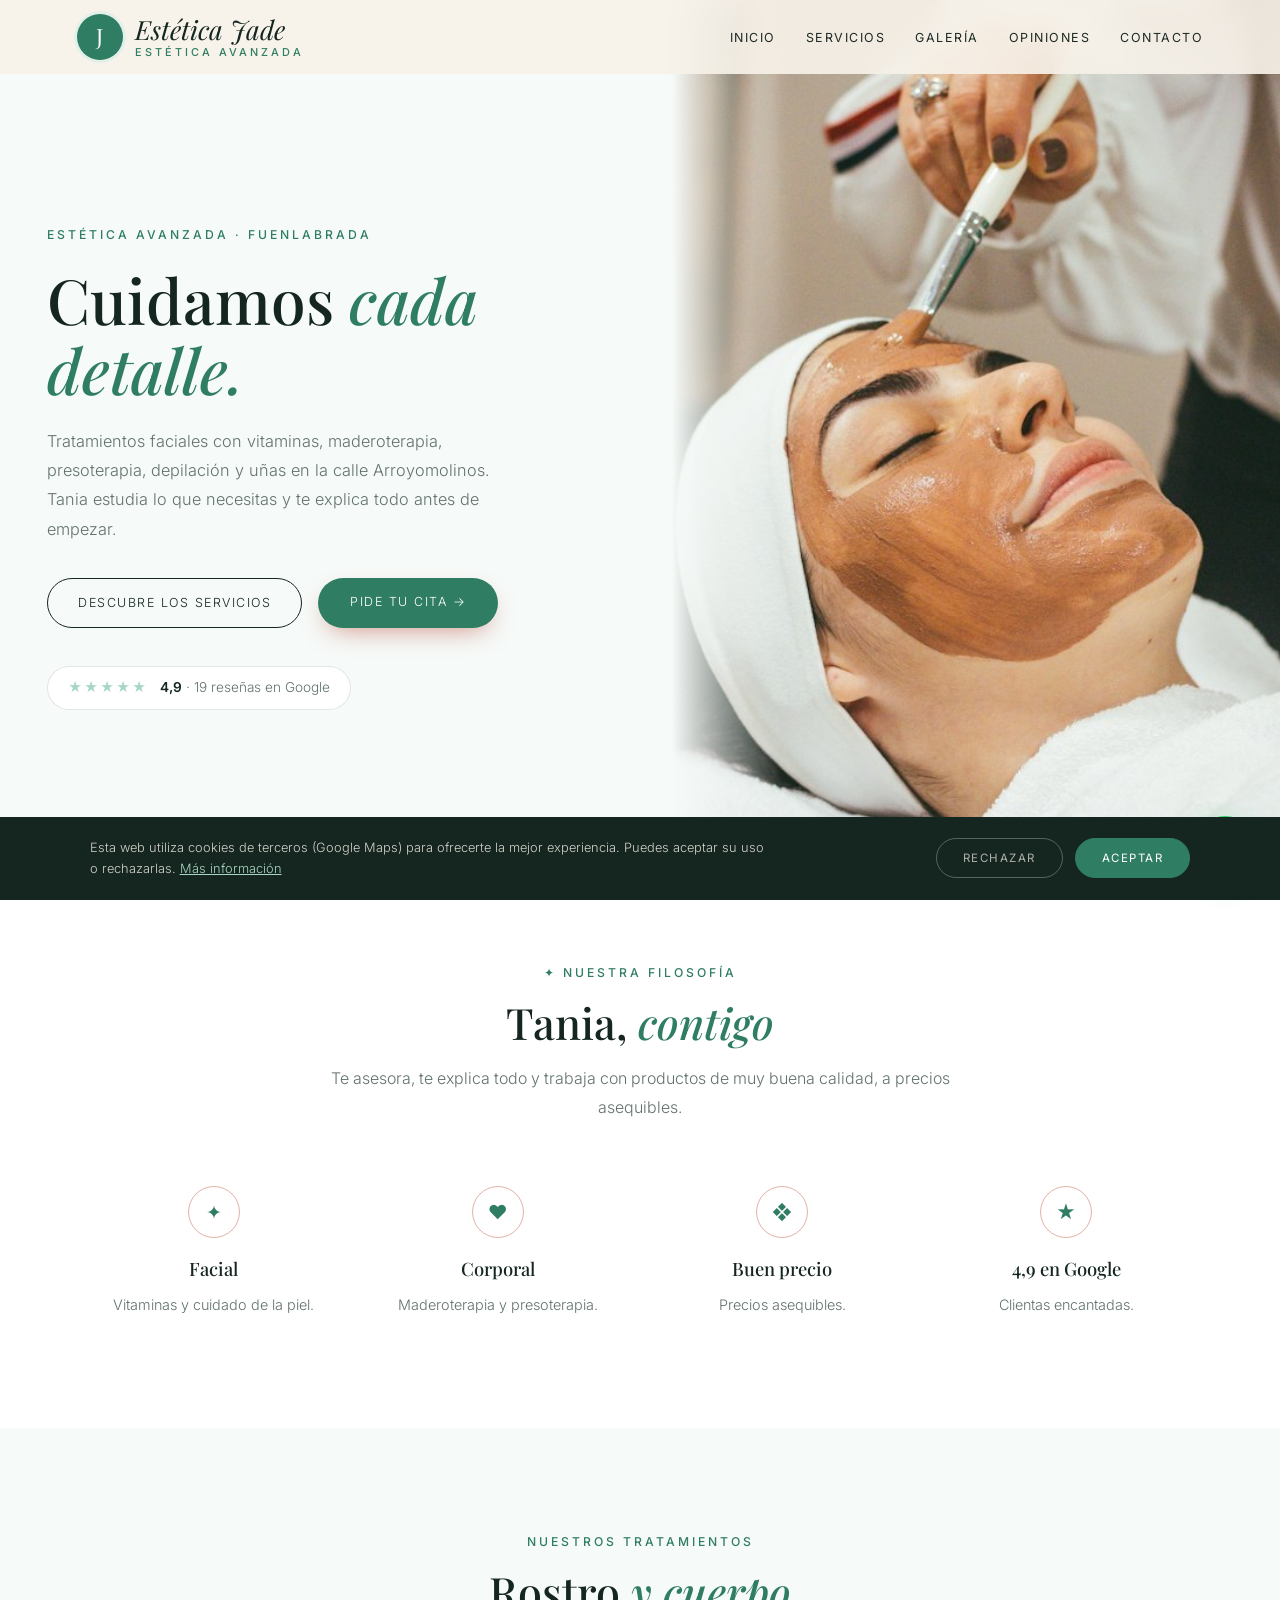
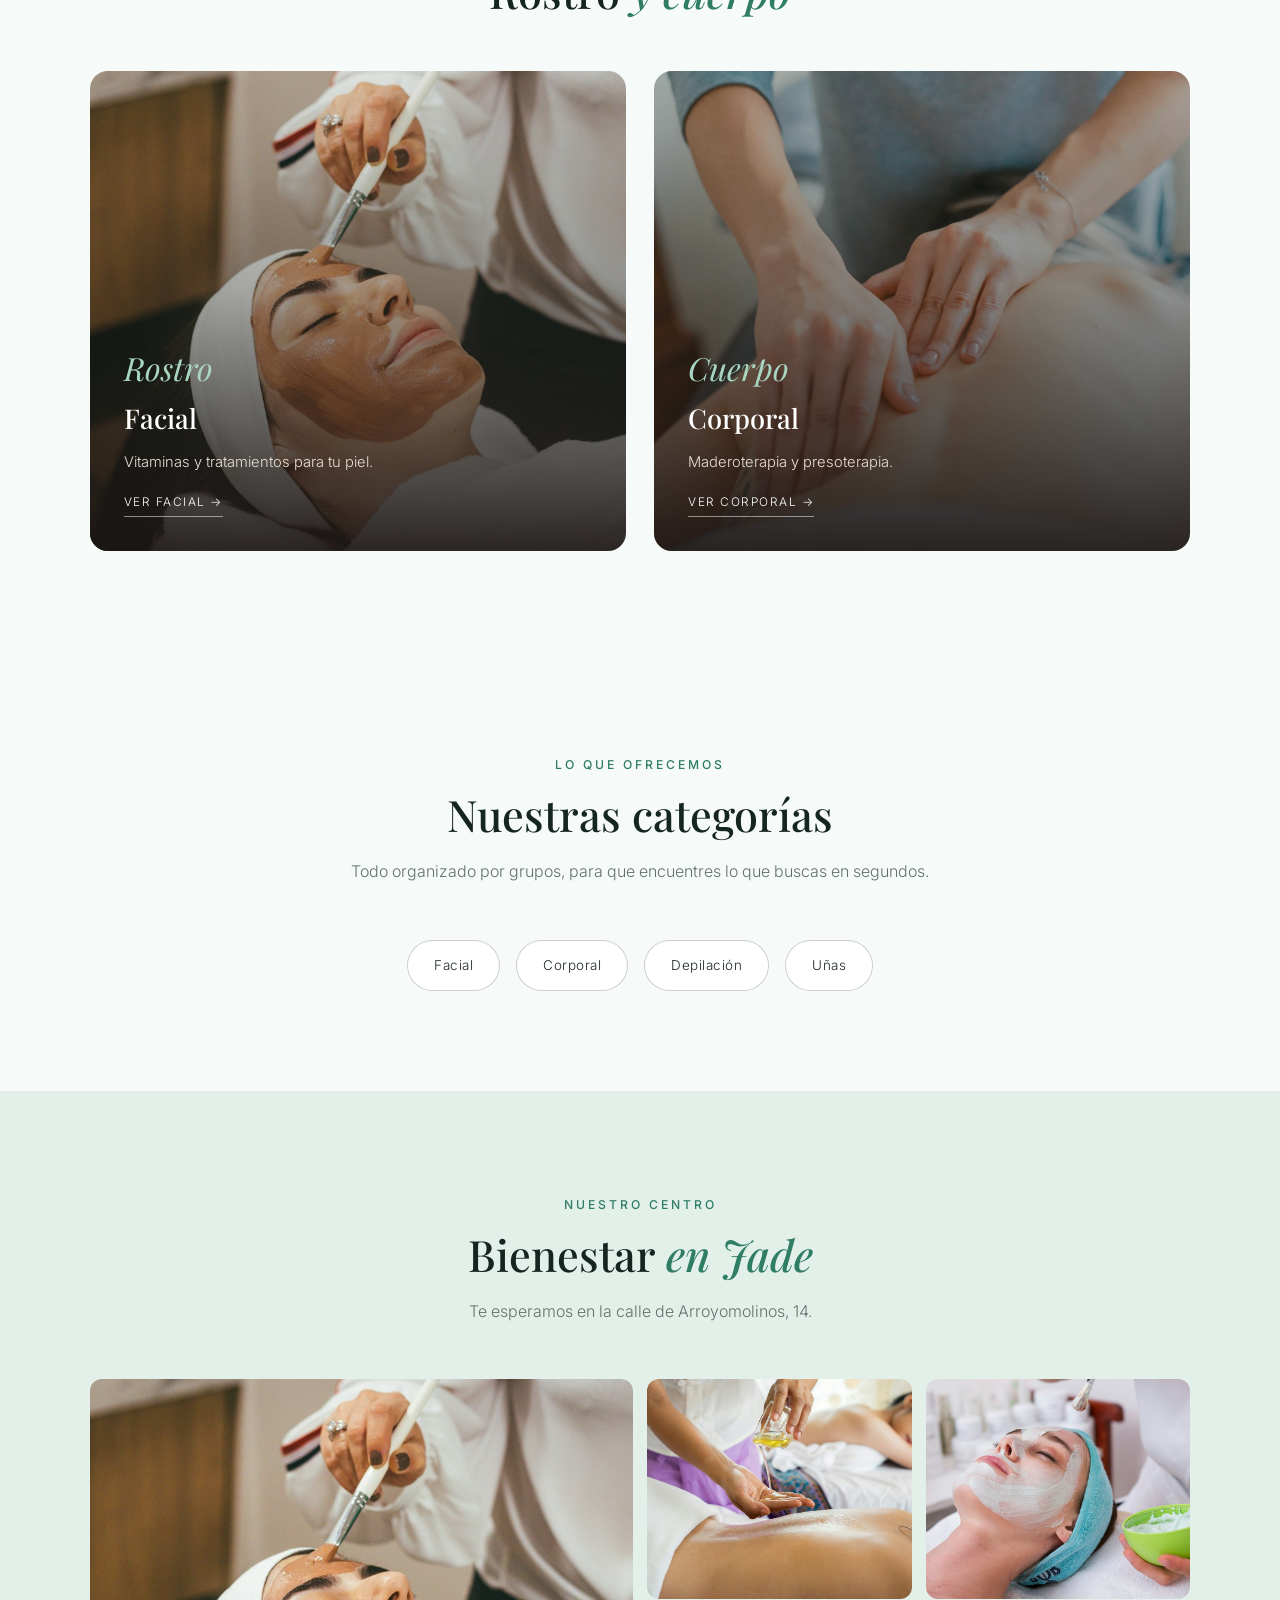
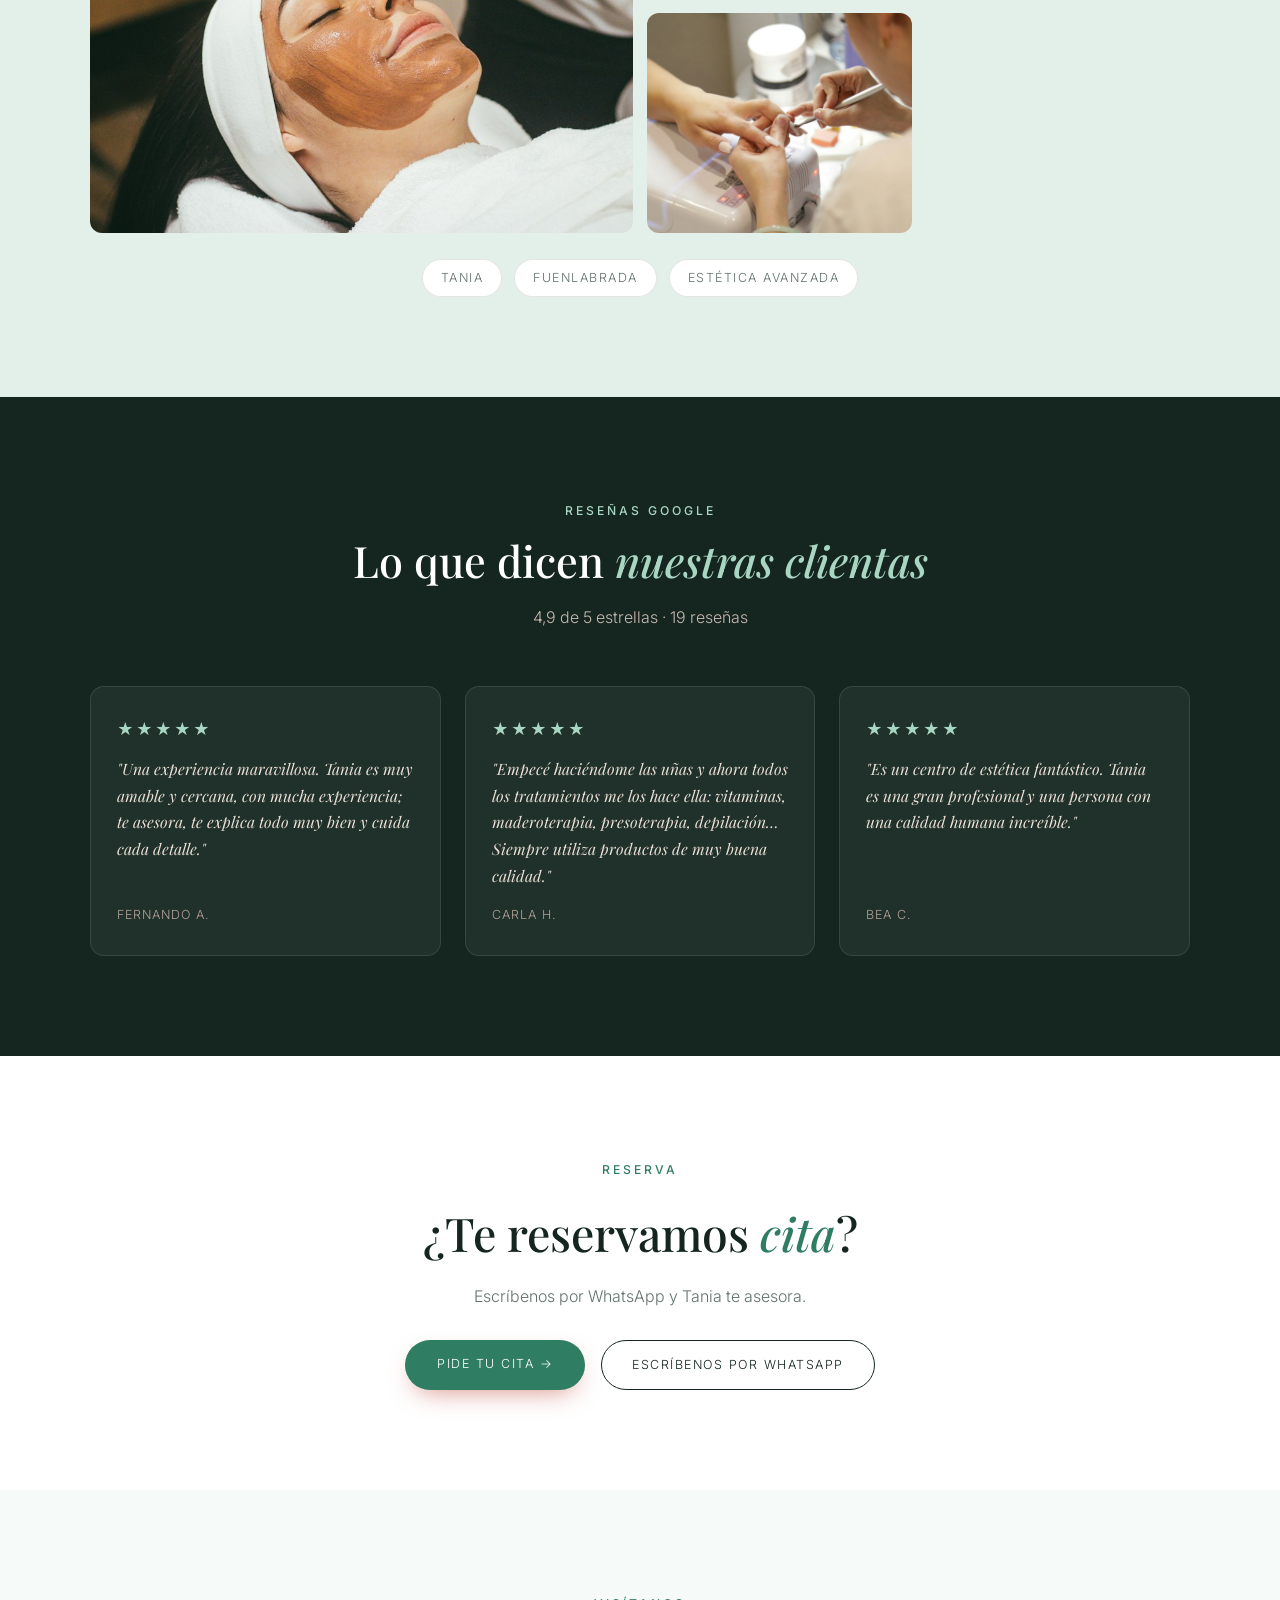
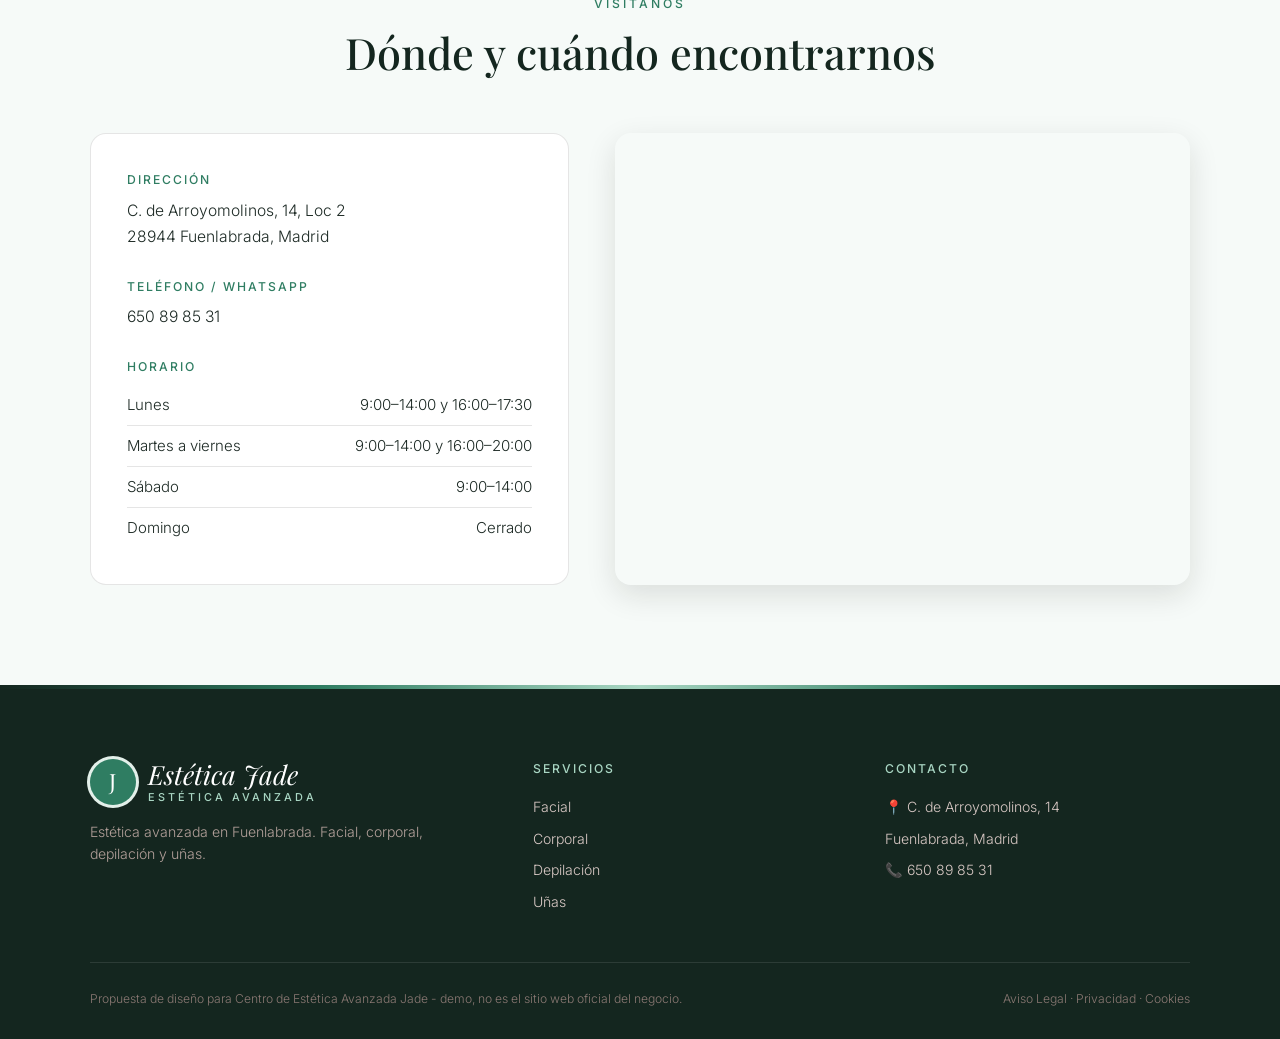
<file: index.html>
<!DOCTYPE html>
<html lang="es">
<head>
<meta charset="UTF-8">
<meta name="viewport" content="width=device-width, initial-scale=1.0">
<title>Centro de Estética Avanzada Jade — Estética avanzada en Fuenlabrada</title>
<meta name="description" content="Centro de Estética Avanzada Jade, en C. de Arroyomolinos 14, Fuenlabrada. Tratamientos faciales con vitaminas, maderoterapia, presoterapia, depilación y uñas con Tania. 4,9★ en Google.">
<meta name="theme-color" content="#14261f">
<meta property="og:title" content="Centro de Estética Avanzada Jade · Fuenlabrada">
<meta property="og:image" content="u_facial.jpg">

<link rel="preconnect" href="https://fonts.googleapis.com"><link rel="preconnect" href="https://fonts.gstatic.com" crossorigin><link href="https://fonts.googleapis.com/css2?family=Playfair+Display:wght@600&family=Inter:wght@300;400;500;600&display=swap" rel="stylesheet">
<link rel="stylesheet" href="styles.css">
</head>
<body>

<header id="header">
  <a href="index.html" class="logo" aria-label="Centro de Estética Avanzada Jade, inicio"><span class="logo-mark">J</span><span class="logo-text"><span class="script">Estética Jade</span><small>estética avanzada</small></span></a>
  <nav id="nav" aria-label="Navegación principal"><ul><li><a href="index.html#inicio">Inicio</a></li><li><a href="servicios.html">Servicios</a></li><li><a href="index.html#galeria">Galería</a></li><li><a href="index.html#opiniones">Opiniones</a></li><li><a href="index.html#contacto">Contacto</a></li></ul></nav><button class="nav-toggle" id="navToggle" aria-label="Abrir menú">☰</button>
</header>

<section class="hero" id="inicio">
  <div class="hero-text">
    <span class="eyebrow">Estética avanzada · Fuenlabrada</span>
    <h1>Cuidamos <em>cada detalle.</em></h1>
    <p>Tratamientos faciales con vitaminas, maderoterapia, presoterapia, depilación y uñas en la calle Arroyomolinos. Tania estudia lo que necesitas y te explica todo antes de empezar.</p>
    <div class="hero-ctas">
      <a href="servicios.html" class="btn-outline">Descubre los servicios</a>
      <a href="https://wa.me/34650898531?text=Hola%2C%20quiero%20pedir%20cita%20en%20Est%C3%A9tica%20Jade" class="btn-solid" target="_blank" rel="noopener">Pide tu cita →</a>
    </div>
    <a class="hero-rating" href="https://www.google.com/maps/search/?api=1&query=Centro+de+Estetica+Avanzada+Jade,+C.+de+Arroyomolinos+14,+Fuenlabrada" target="_blank" rel="noopener"><span class="stars">★★★★★</span><span><strong>4,9</strong> · 19 reseñas en Google</span></a>
  </div>
  <div class="hero-img"><img src="u_facial.jpg" alt="Tratamiento facial" style="object-position:center 40%;"></div>
</section>

<section class="trust">
  <div class="section-head">
    <span class="eyebrow">✦ Nuestra filosofía</span>
    <h2>Tania, <em>contigo</em></h2>
    <p>Te asesora, te explica todo y trabaja con productos de muy buena calidad, a precios asequibles.</p>
  </div>
  <div class="trust-grid">
    <div class="trust-card"><span class="trust-ic">✦</span><h3>Facial</h3><p>Vitaminas y cuidado de la piel.</p></div>
    <div class="trust-card"><span class="trust-ic">♥</span><h3>Corporal</h3><p>Maderoterapia y presoterapia.</p></div>
    <div class="trust-card"><span class="trust-ic">❖</span><h3>Buen precio</h3><p>Precios asequibles.</p></div>
    <div class="trust-card"><span class="trust-ic">★</span><h3>4,9 en Google</h3><p>Clientas encantadas.</p></div>
  </div>
</section>

<section class="worlds">
  <div class="section-head">
    <span class="eyebrow">Nuestros tratamientos</span>
    <h2>Rostro <em>y cuerpo</em></h2>
  </div>
  <div class="worlds-grid">
    <a href="servicios.html#facial" class="world-card"><img src="u_facial.jpg" alt="Facial"><div class="world-text"><span class="script">Rostro</span><h3>Facial</h3><p>Vitaminas y tratamientos para tu piel.</p><span class="world-link">Ver facial →</span></div></a>
    <a href="servicios.html#corporal" class="world-card"><img src="u_masaje.jpg" alt="Corporal"><div class="world-text"><span class="script">Cuerpo</span><h3>Corporal</h3><p>Maderoterapia y presoterapia.</p><span class="world-link">Ver corporal →</span></div></a>
  </div>
</section>

<section>
  <div class="section-head">
    <span class="eyebrow">Lo que ofrecemos</span>
    <h2>Nuestras categorías</h2>
    <p>Todo organizado por grupos, para que encuentres lo que buscas en segundos.</p>
  </div>
  <div class="cat-pills">
    <a href="servicios.html#facial" class="cat-pill">Facial</a>
    <a href="servicios.html#corporal" class="cat-pill">Corporal</a>
    <a href="servicios.html#depilacion" class="cat-pill">Depilación</a>
    <a href="servicios.html#unas" class="cat-pill">Uñas</a>
  </div>
</section>

<section class="gallery-wrap" id="galeria">
  <div class="section-head">
    <span class="eyebrow">Nuestro centro</span>
    <h2>Bienestar <em>en Jade</em></h2>
    <p>Te esperamos en la calle de Arroyomolinos, 14.</p>
  </div>
  <div class="gallery">
    <figure class="big"><img src="u_facial.jpg" alt="Tratamiento facial" loading="lazy"></figure>
    <figure><img src="u_corporal.jpg" alt="Tratamiento corporal" loading="lazy"></figure>
    <figure><img src="u_depilacion.jpg" alt="Mascarilla facial" loading="lazy"></figure>
    <figure><img src="u_manicura.jpg" alt="Manicura" loading="lazy"></figure>
  </div>
  <div class="brands"><span>Tania</span><span>Fuenlabrada</span><span>Estética avanzada</span></div>
</section>

<section class="reviews-wrap" id="opiniones">
  <div class="section-head">
    <span class="eyebrow">Reseñas Google</span>
    <h2>Lo que dicen <em>nuestras clientas</em></h2>
    <p>4,9 de 5 estrellas · 19 reseñas</p>
  </div>
  <div class="review-grid">
    <div class="review-card"><div class="stars">★★★★★</div><p>"Una experiencia maravillosa. Tania es muy amable y cercana, con mucha experiencia; te asesora, te explica todo muy bien y cuida cada detalle."</p><cite>Fernando A.</cite></div>
    <div class="review-card"><div class="stars">★★★★★</div><p>"Empecé haciéndome las uñas y ahora todos los tratamientos me los hace ella: vitaminas, maderoterapia, presoterapia, depilación… Siempre utiliza productos de muy buena calidad."</p><cite>Carla H.</cite></div>
    <div class="review-card"><div class="stars">★★★★★</div><p>"Es un centro de estética fantástico. Tania es una gran profesional y una persona con una calidad humana increíble."</p><cite>Bea C.</cite></div>
  </div>
</section>

<section class="cta-section">
  <span class="eyebrow">Reserva</span>
  <h2>¿Te reservamos <em>cita</em>?</h2>
  <p>Escríbenos por WhatsApp y Tania te asesora.</p>
  <div class="cta-row">
    <a href="https://wa.me/34650898531?text=Hola%2C%20quiero%20pedir%20cita%20en%20Est%C3%A9tica%20Jade" class="btn-solid" target="_blank" rel="noopener">Pide tu cita →</a>
    <a href="https://wa.me/34650898531?text=Hola%2C%20quiero%20pedir%20cita%20en%20Est%C3%A9tica%20Jade" class="btn-outline" target="_blank" rel="noopener">Escríbenos por WhatsApp</a>
  </div>
</section>

<section class="contact-section" id="contacto">
  <div class="section-head">
    <span class="eyebrow">Visítanos</span>
    <h2>Dónde y cuándo encontrarnos</h2>
  </div>
  <div class="contact-grid">
    <div class="contact-info">
      <div class="contact-block"><h3>Dirección</h3><p>C. de Arroyomolinos, 14, Loc 2<br>28944 Fuenlabrada, Madrid</p></div>
      <div class="contact-block"><h3>Teléfono / WhatsApp</h3><p><a href="tel:+34650898531">650 89 85 31</a></p></div>
      <div class="contact-block"><h3>Horario</h3><ul class="hours-list"><li><span>Lunes</span><span>9:00–14:00 y 16:00–17:30</span></li><li><span>Martes a viernes</span><span>9:00–14:00 y 16:00–20:00</span></li><li><span>Sábado</span><span>9:00–14:00</span></li><li><span>Domingo</span><span>Cerrado</span></li></ul></div>
      
    </div>
    <div class="contact-map">
      <iframe title="Mapa de Centro de Estética Avanzada Jade" src="https://www.google.com/maps?q=Centro+de+Estetica+Avanzada+Jade,+C.+de+Arroyomolinos+14,+Fuenlabrada&output=embed" width="100%" height="100%" style="border:0;" allowfullscreen="" loading="lazy" referrerpolicy="no-referrer-when-downgrade"></iframe>
    </div>
  </div>
</section>

<footer>
  <div class="footer-grid">
    <div class="footer-brand">
      <a href="index.html" class="logo light"><span class="logo-mark">J</span><span class="logo-text"><span class="script">Estética Jade</span><small>estética avanzada</small></span></a>
      <p>Estética avanzada en Fuenlabrada. Facial, corporal, depilación y uñas.</p>
    </div>
    <div><h4>Servicios</h4><ul><li><a href="servicios.html#facial">Facial</a></li><li><a href="servicios.html#corporal">Corporal</a></li><li><a href="servicios.html#depilacion">Depilación</a></li><li><a href="servicios.html#unas">Uñas</a></li></ul></div>
    <div><h4>Contacto</h4><ul><li>📍 C. de Arroyomolinos, 14</li><li>Fuenlabrada, Madrid</li><li>📞 <a href="tel:+34650898531">650 89 85 31</a></li></ul></div>
  </div>
  <div class="footer-bottom">
    <span>Propuesta de diseño para Centro de Estética Avanzada Jade - demo, no es el sitio web oficial del negocio.</span>
    <span><a href="aviso-legal.html">Aviso Legal</a> &middot; <a href="politica-privacidad.html">Privacidad</a> &middot; <a href="politica-cookies.html">Cookies</a></span>
  </div>
</footer>

<div id="cookie-banner" class="cookie-banner"><p>Esta web utiliza cookies de terceros (Google Maps) para ofrecerte la mejor experiencia. Puedes aceptar su uso o rechazarlas. <a href="politica-cookies.html">Más información</a></p><div class="cookie-actions"><button onclick="setCookieChoice('rejected')" class="ck-reject">Rechazar</button><button onclick="setCookieChoice('accepted')" class="ck-accept">Aceptar</button></div></div>
<div class="social-fabs"><a class="wa-fab" href="https://wa.me/34650898531?text=Hola%2C%20quiero%20pedir%20cita%20en%20Est%C3%A9tica%20Jade" target="_blank" rel="noopener" aria-label="Escribir por WhatsApp"><svg width="28" height="28" viewBox="0 0 24 24" fill="white"><path d="M17.5 14.4c-.3-.1-1.8-.9-2-1s-.5-.1-.7.1-.8 1-.9 1.2-.3.2-.6.1a8.2 8.2 0 0 1-2.4-1.5 9 9 0 0 1-1.7-2.1c-.2-.3 0-.5.1-.6l.4-.5.3-.5v-.5l-.9-2.2c-.2-.6-.5-.5-.7-.5h-.6a1.1 1.1 0 0 0-.8.4 3.4 3.4 0 0 0-1 2.5 5.9 5.9 0 0 0 1.2 3.1 13.5 13.5 0 0 0 5.2 4.6c2.6 1 2.6.7 3.1.6a2.6 2.6 0 0 0 1.7-1.2 2.1 2.1 0 0 0 .2-1.2c-.1-.1-.3-.2-.6-.3ZM12 21.8a9.8 9.8 0 0 1-5-1.4l-.4-.2-3.7 1 1-3.6-.2-.4A9.8 9.8 0 1 1 12 21.8Zm8.4-18.3A11.8 11.8 0 0 0 1.8 17.7L.2 23.8l6.3-1.6a11.8 11.8 0 0 0 5.6 1.4A11.8 11.8 0 0 0 20.4 3.5Z"/></svg></a></div>
<script src="main.js"></script>
</body>
</html>
</file>
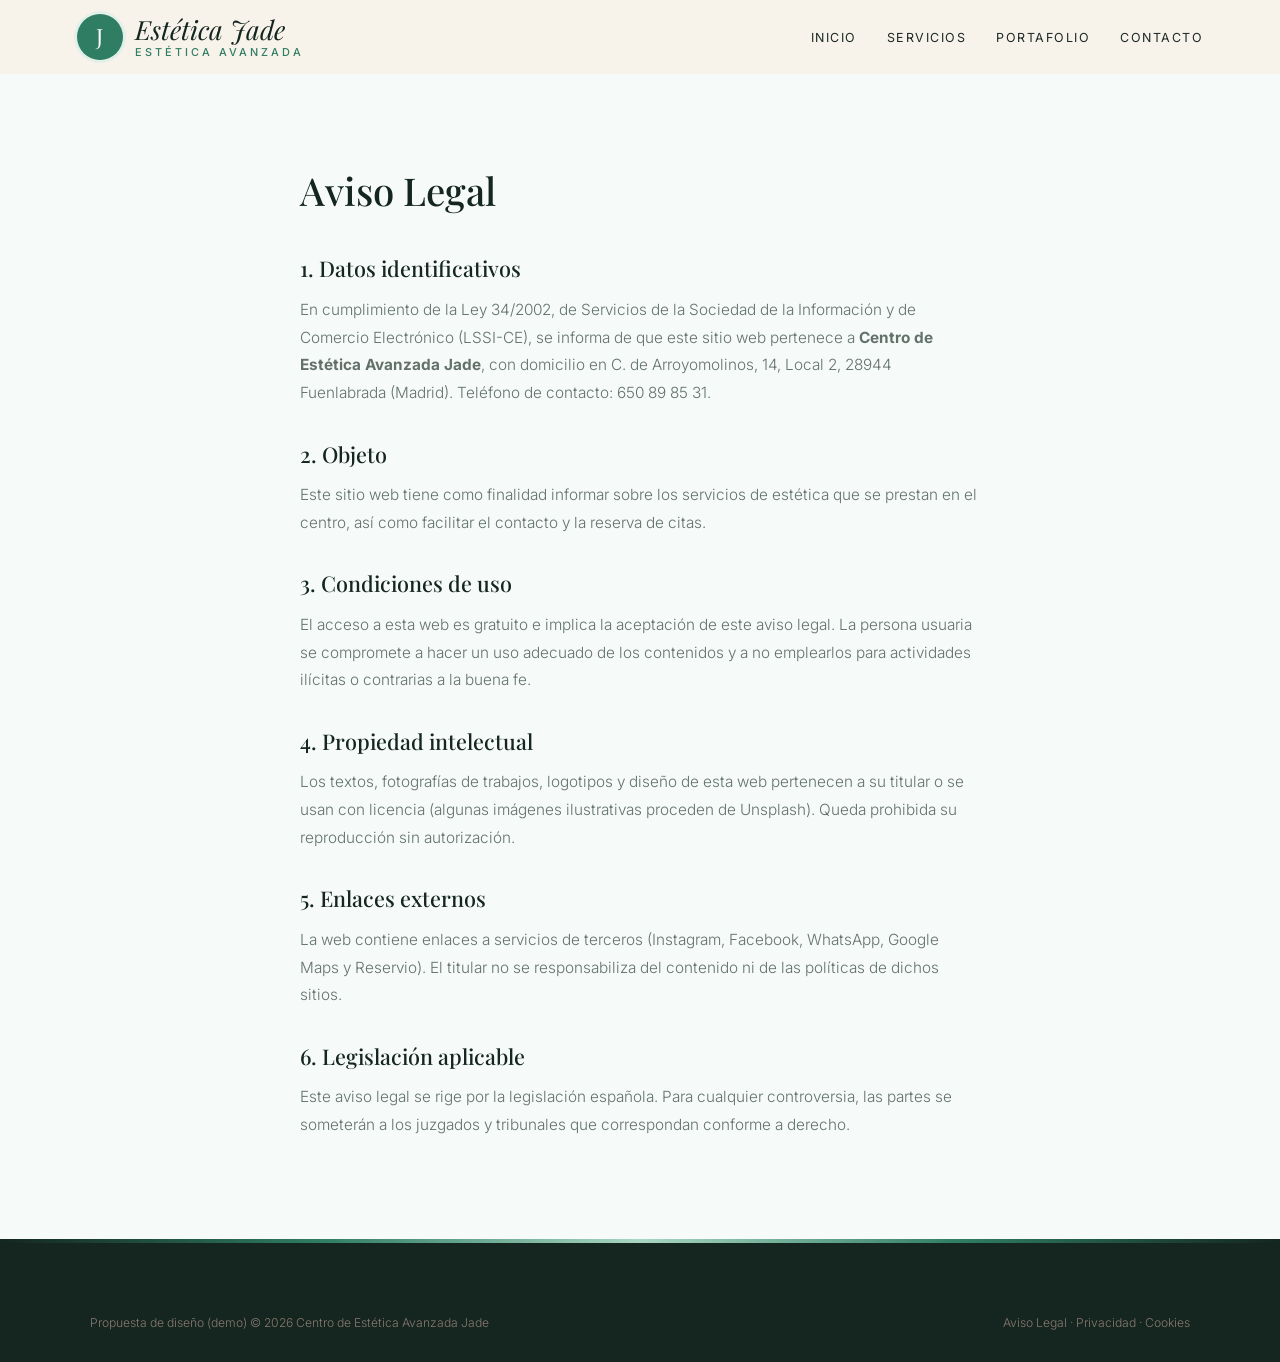
<file: aviso-legal.html>
<!DOCTYPE html>
<html lang="es">
<head>
<meta charset="UTF-8">
<meta name="viewport" content="width=device-width, initial-scale=1.0">
<title>Aviso Legal — Centro de Estética Avanzada Jade</title>
<meta name="robots" content="noindex">

<link rel="preconnect" href="https://fonts.googleapis.com">
<link href="https://fonts.googleapis.com/css2?family=Playfair+Display:wght@600&family=Inter:wght@300;400;500;600&display=swap" rel="stylesheet">
<link rel="stylesheet" href="styles.css">
</head>
<body>
<header id="header" class="scrolled">
  <a href="index.html" class="logo" aria-label="Centro de Estética Avanzada Jade, inicio">
    <span class="logo-mark">J</span>
    <span class="logo-text"><span class="script">Estética Jade</span><small>estética avanzada</small></span>
  </a>
  <nav id="nav" aria-label="Navegación principal">
    <ul>
      <li><a href="index.html#inicio">Inicio</a></li>
      <li><a href="servicios.html">Servicios</a></li>
      <li><a href="portafolio.html">Portafolio</a></li>
      <li><a href="index.html#contacto">Contacto</a></li>
    </ul>
  </nav>
  <button class="nav-toggle" id="navToggle" aria-label="Abrir menú">☰</button>
</header>
<main class="legal"><h1>Aviso Legal</h1>
<h2>1. Datos identificativos</h2>
<p>En cumplimiento de la Ley 34/2002, de Servicios de la Sociedad de la Información y de Comercio Electrónico (LSSI-CE), se informa de que este sitio web pertenece a <strong>Centro de Estética Avanzada Jade</strong>, con domicilio en C. de Arroyomolinos, 14, Local 2, 28944 Fuenlabrada (Madrid). Teléfono de contacto: 650 89 85 31.</p>
<h2>2. Objeto</h2>
<p>Este sitio web tiene como finalidad informar sobre los servicios de estética que se prestan en el centro, así como facilitar el contacto y la reserva de citas.</p>
<h2>3. Condiciones de uso</h2>
<p>El acceso a esta web es gratuito e implica la aceptación de este aviso legal. La persona usuaria se compromete a hacer un uso adecuado de los contenidos y a no emplearlos para actividades ilícitas o contrarias a la buena fe.</p>
<h2>4. Propiedad intelectual</h2>
<p>Los textos, fotografías de trabajos, logotipos y diseño de esta web pertenecen a su titular o se usan con licencia (algunas imágenes ilustrativas proceden de Unsplash). Queda prohibida su reproducción sin autorización.</p>
<h2>5. Enlaces externos</h2>
<p>La web contiene enlaces a servicios de terceros (Instagram, Facebook, WhatsApp, Google Maps y Reservio). El titular no se responsabiliza del contenido ni de las políticas de dichos sitios.</p>
<h2>6. Legislación aplicable</h2>
<p>Este aviso legal se rige por la legislación española. Para cualquier controversia, las partes se someterán a los juzgados y tribunales que correspondan conforme a derecho.</p></main>
<footer>
  <div class="footer-bottom" style="margin-top:0">
    <span>Propuesta de diseño (demo) © 2026 Centro de Estética Avanzada Jade</span>
    <span><a href="aviso-legal.html">Aviso Legal</a> &middot; <a href="politica-privacidad.html">Privacidad</a> &middot; <a href="politica-cookies.html">Cookies</a></span>
  </div>
</footer>
<script src="main.js"></script>
</body>
</html>
</file>
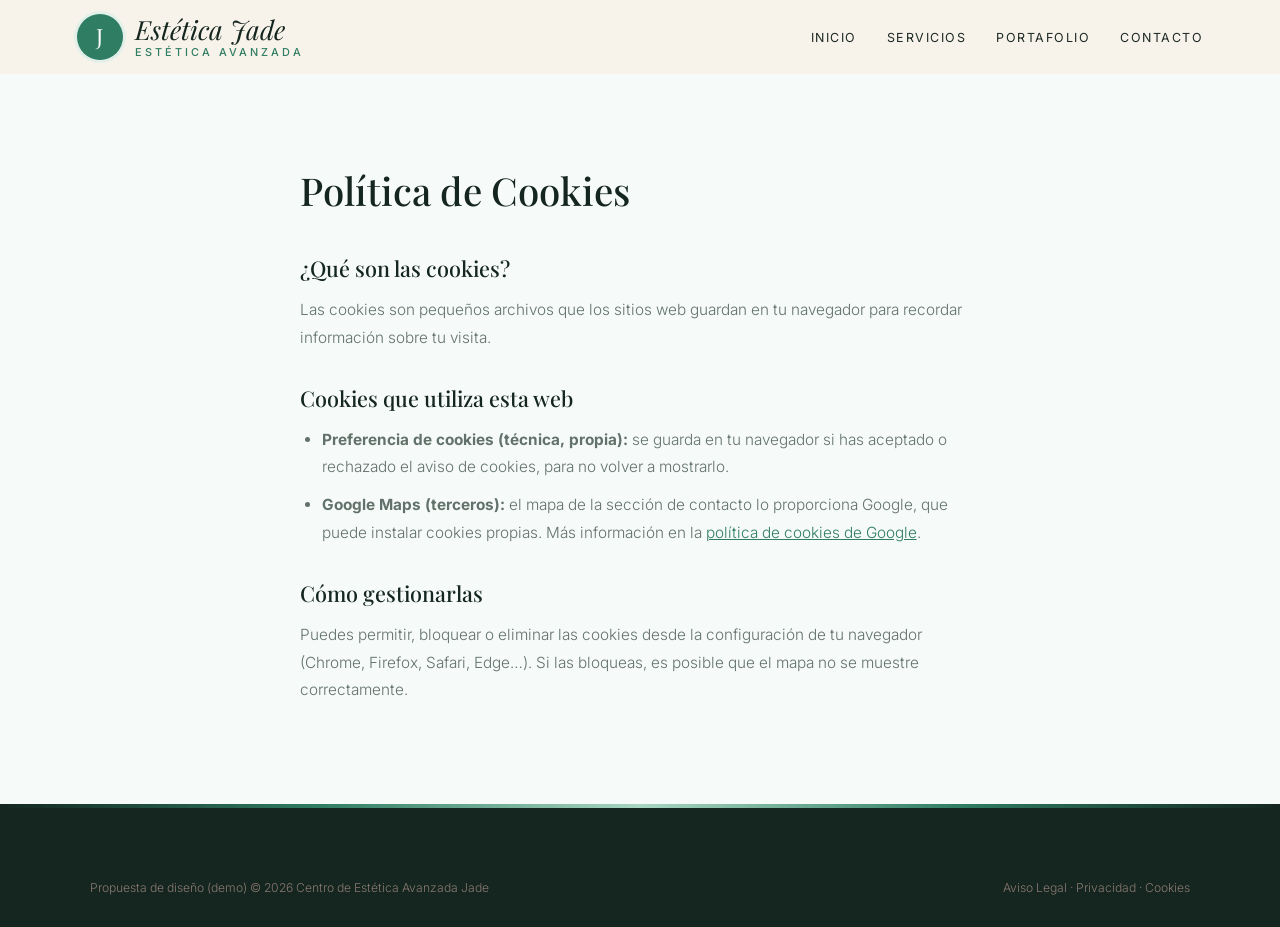
<file: politica-cookies.html>
<!DOCTYPE html>
<html lang="es">
<head>
<meta charset="UTF-8">
<meta name="viewport" content="width=device-width, initial-scale=1.0">
<title>Política de Cookies — Centro de Estética Avanzada Jade</title>
<meta name="robots" content="noindex">

<link rel="preconnect" href="https://fonts.googleapis.com">
<link href="https://fonts.googleapis.com/css2?family=Playfair+Display:wght@600&family=Inter:wght@300;400;500;600&display=swap" rel="stylesheet">
<link rel="stylesheet" href="styles.css">
</head>
<body>
<header id="header" class="scrolled">
  <a href="index.html" class="logo" aria-label="Centro de Estética Avanzada Jade, inicio">
    <span class="logo-mark">J</span>
    <span class="logo-text"><span class="script">Estética Jade</span><small>estética avanzada</small></span>
  </a>
  <nav id="nav" aria-label="Navegación principal">
    <ul>
      <li><a href="index.html#inicio">Inicio</a></li>
      <li><a href="servicios.html">Servicios</a></li>
      <li><a href="portafolio.html">Portafolio</a></li>
      <li><a href="index.html#contacto">Contacto</a></li>
    </ul>
  </nav>
  <button class="nav-toggle" id="navToggle" aria-label="Abrir menú">☰</button>
</header>
<main class="legal"><h1>Política de Cookies</h1>
<h2>¿Qué son las cookies?</h2>
<p>Las cookies son pequeños archivos que los sitios web guardan en tu navegador para recordar información sobre tu visita.</p>
<h2>Cookies que utiliza esta web</h2>
<ul>
<li><strong>Preferencia de cookies (técnica, propia):</strong> se guarda en tu navegador si has aceptado o rechazado el aviso de cookies, para no volver a mostrarlo.</li>
<li><strong>Google Maps (terceros):</strong> el mapa de la sección de contacto lo proporciona Google, que puede instalar cookies propias. Más información en la <a href="https://policies.google.com/technologies/cookies" target="_blank" rel="noopener">política de cookies de Google</a>.</li>
</ul>
<h2>Cómo gestionarlas</h2>
<p>Puedes permitir, bloquear o eliminar las cookies desde la configuración de tu navegador (Chrome, Firefox, Safari, Edge…). Si las bloqueas, es posible que el mapa no se muestre correctamente.</p></main>
<footer>
  <div class="footer-bottom" style="margin-top:0">
    <span>Propuesta de diseño (demo) © 2026 Centro de Estética Avanzada Jade</span>
    <span><a href="aviso-legal.html">Aviso Legal</a> &middot; <a href="politica-privacidad.html">Privacidad</a> &middot; <a href="politica-cookies.html">Cookies</a></span>
  </div>
</footer>
<script src="main.js"></script>
</body>
</html>
</file>
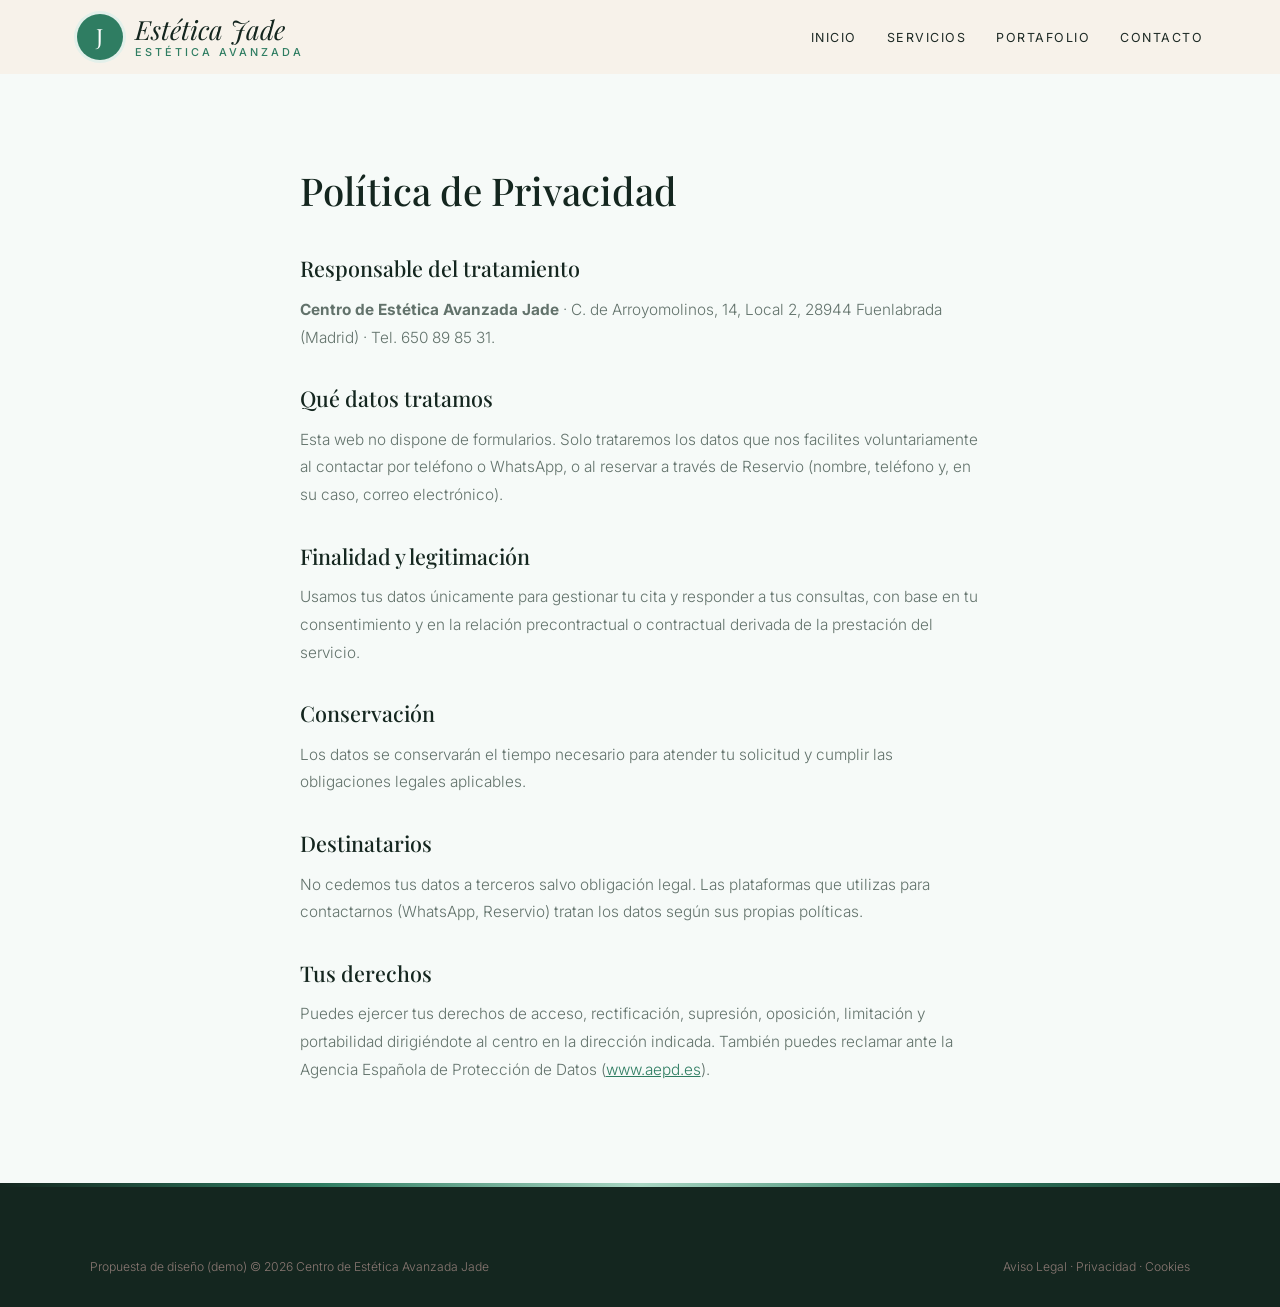
<file: politica-privacidad.html>
<!DOCTYPE html>
<html lang="es">
<head>
<meta charset="UTF-8">
<meta name="viewport" content="width=device-width, initial-scale=1.0">
<title>Política de Privacidad — Centro de Estética Avanzada Jade</title>
<meta name="robots" content="noindex">

<link rel="preconnect" href="https://fonts.googleapis.com">
<link href="https://fonts.googleapis.com/css2?family=Playfair+Display:wght@600&family=Inter:wght@300;400;500;600&display=swap" rel="stylesheet">
<link rel="stylesheet" href="styles.css">
</head>
<body>
<header id="header" class="scrolled">
  <a href="index.html" class="logo" aria-label="Centro de Estética Avanzada Jade, inicio">
    <span class="logo-mark">J</span>
    <span class="logo-text"><span class="script">Estética Jade</span><small>estética avanzada</small></span>
  </a>
  <nav id="nav" aria-label="Navegación principal">
    <ul>
      <li><a href="index.html#inicio">Inicio</a></li>
      <li><a href="servicios.html">Servicios</a></li>
      <li><a href="portafolio.html">Portafolio</a></li>
      <li><a href="index.html#contacto">Contacto</a></li>
    </ul>
  </nav>
  <button class="nav-toggle" id="navToggle" aria-label="Abrir menú">☰</button>
</header>
<main class="legal"><h1>Política de Privacidad</h1>
<h2>Responsable del tratamiento</h2>
<p><strong>Centro de Estética Avanzada Jade</strong> · C. de Arroyomolinos, 14, Local 2, 28944 Fuenlabrada (Madrid) · Tel. 650 89 85 31.</p>
<h2>Qué datos tratamos</h2>
<p>Esta web no dispone de formularios. Solo trataremos los datos que nos facilites voluntariamente al contactar por teléfono o WhatsApp, o al reservar a través de Reservio (nombre, teléfono y, en su caso, correo electrónico).</p>
<h2>Finalidad y legitimación</h2>
<p>Usamos tus datos únicamente para gestionar tu cita y responder a tus consultas, con base en tu consentimiento y en la relación precontractual o contractual derivada de la prestación del servicio.</p>
<h2>Conservación</h2>
<p>Los datos se conservarán el tiempo necesario para atender tu solicitud y cumplir las obligaciones legales aplicables.</p>
<h2>Destinatarios</h2>
<p>No cedemos tus datos a terceros salvo obligación legal. Las plataformas que utilizas para contactarnos (WhatsApp, Reservio) tratan los datos según sus propias políticas.</p>
<h2>Tus derechos</h2>
<p>Puedes ejercer tus derechos de acceso, rectificación, supresión, oposición, limitación y portabilidad dirigiéndote al centro en la dirección indicada. También puedes reclamar ante la Agencia Española de Protección de Datos (<a href="https://www.aepd.es" target="_blank" rel="noopener">www.aepd.es</a>).</p></main>
<footer>
  <div class="footer-bottom" style="margin-top:0">
    <span>Propuesta de diseño (demo) © 2026 Centro de Estética Avanzada Jade</span>
    <span><a href="aviso-legal.html">Aviso Legal</a> &middot; <a href="politica-privacidad.html">Privacidad</a> &middot; <a href="politica-cookies.html">Cookies</a></span>
  </div>
</footer>
<script src="main.js"></script>
</body>
</html>
</file>
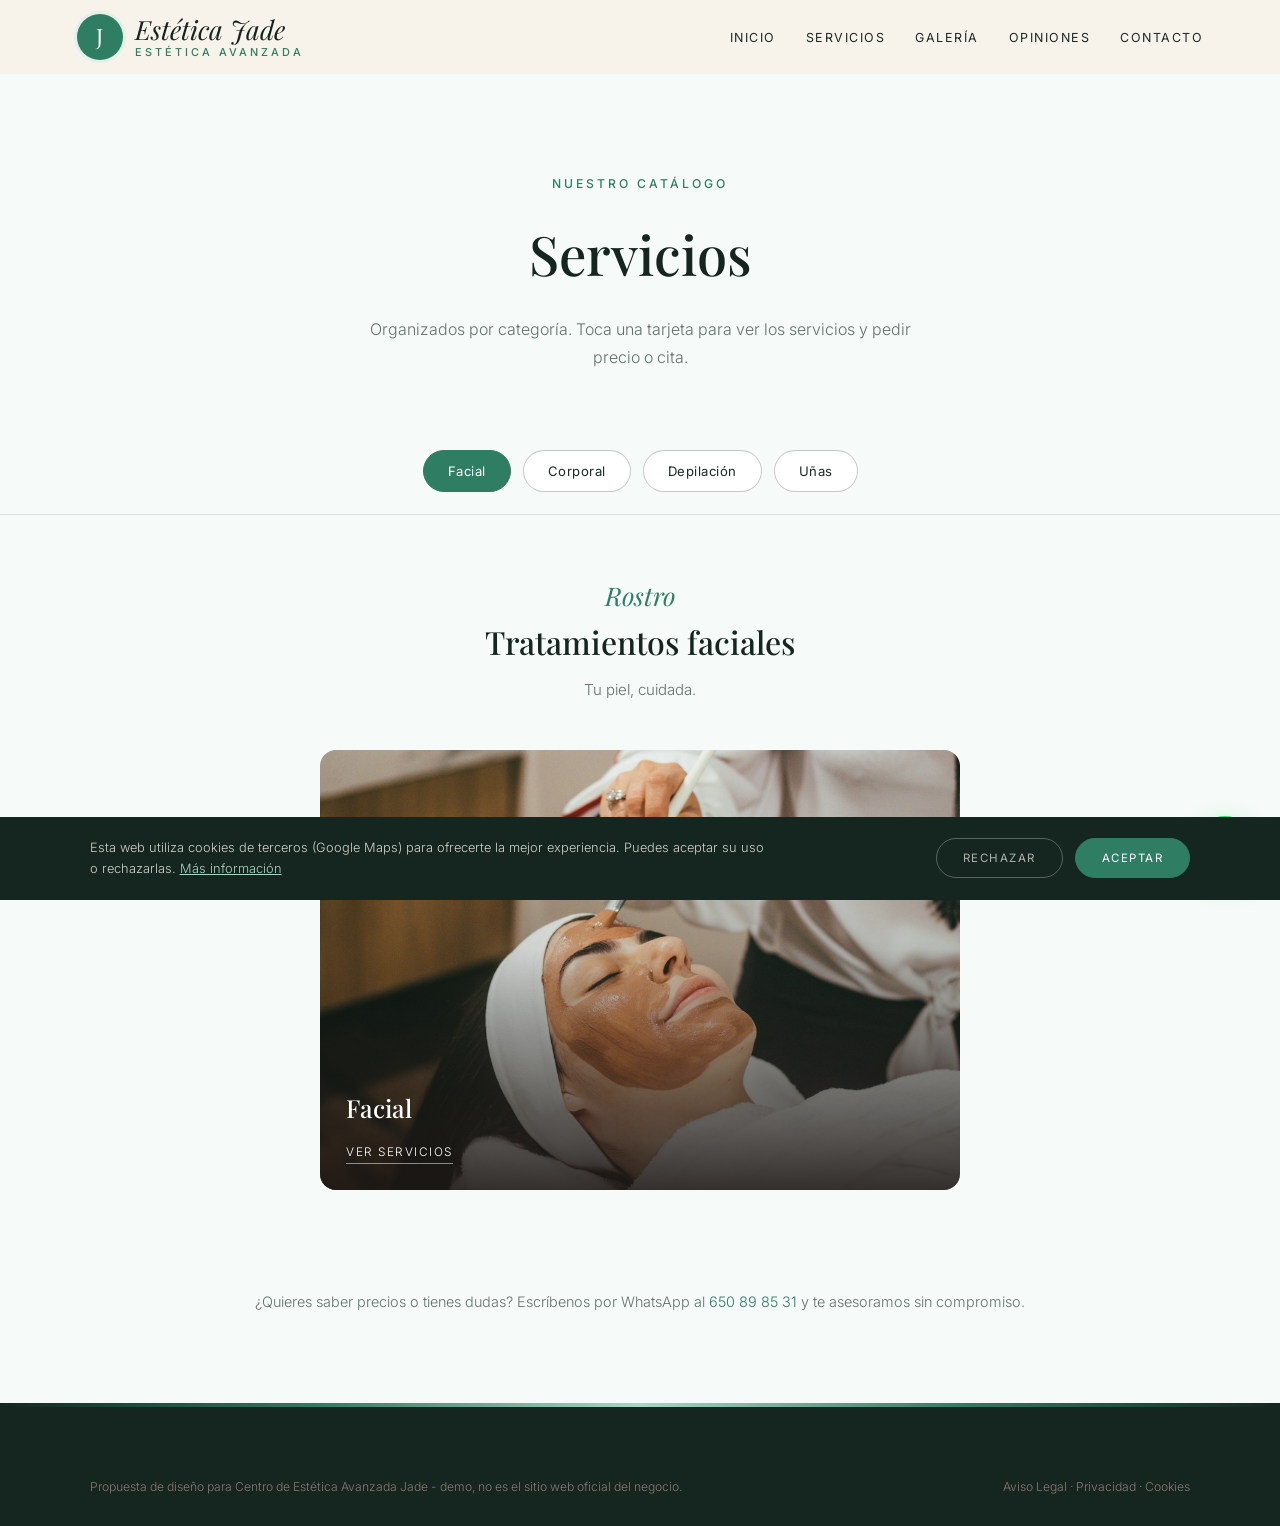
<file: servicios.html>
<!DOCTYPE html>
<html lang="es">
<head>
<meta charset="UTF-8">
<meta name="viewport" content="width=device-width, initial-scale=1.0">
<title>Servicios — Centro de Estética Avanzada Jade · Fuenlabrada</title>
<meta name="description" content="Servicios de Centro de Estética Avanzada Jade en Fuenlabrada.">

<link rel="preconnect" href="https://fonts.googleapis.com"><link rel="preconnect" href="https://fonts.gstatic.com" crossorigin><link href="https://fonts.googleapis.com/css2?family=Playfair+Display:wght@600&family=Inter:wght@300;400;500;600&display=swap" rel="stylesheet">
<link rel="stylesheet" href="styles.css">
</head>
<body>

<header id="header" class="scrolled">
  <a href="index.html" class="logo" aria-label="Centro de Estética Avanzada Jade, inicio"><span class="logo-mark">J</span><span class="logo-text"><span class="script">Estética Jade</span><small>estética avanzada</small></span></a>
  <nav id="nav" aria-label="Navegación principal"><ul><li><a href="index.html#inicio">Inicio</a></li><li><a href="servicios.html">Servicios</a></li><li><a href="index.html#galeria">Galería</a></li><li><a href="index.html#opiniones">Opiniones</a></li><li><a href="index.html#contacto">Contacto</a></li></ul></nav><button class="nav-toggle" id="navToggle" aria-label="Abrir menú">☰</button>
</header>

<div class="page-hero">
  <span class="eyebrow">Nuestro catálogo</span>
  <h1>Servicios</h1>
  <p>Organizados por categoría. Toca una tarjeta para ver los servicios y pedir precio o cita.</p>
</div>

<div class="tabs">
  <button class="tab-btn active" data-tab="facial">Facial</button>
  <button class="tab-btn" data-tab="corporal">Corporal</button>
  <button class="tab-btn" data-tab="depilacion">Depilación</button>
  <button class="tab-btn" data-tab="unas">Uñas</button>
  
</div>

<div class="tab-panel active" id="facial">
  <div class="tab-intro"><span class="script">Rostro</span><h2>Tratamientos faciales</h2><p>Tu piel, cuidada.</p></div>
  <div class="cat-grid single">
    <div class="cat-card" onclick="openModal('facial')"><img src="u_facial.jpg" alt="Facial" loading="lazy"><div class="cat-card-text"><h3>Facial</h3><span>Ver servicios</span></div></div>
  </div>
</div>

<div class="tab-panel" id="corporal">
  <div class="tab-intro"><span class="script">Cuerpo</span><h2>Tratamientos corporales</h2><p>Moldea y drena.</p></div>
  <div class="cat-grid single">
    <div class="cat-card" onclick="openModal('corporal')"><img src="u_masaje.jpg" alt="Corporal" loading="lazy"><div class="cat-card-text"><h3>Corporal</h3><span>Ver servicios</span></div></div>
  </div>
</div>

<div class="tab-panel" id="depilacion">
  <div class="tab-intro"><span class="script">Piel</span><h2>Depilación</h2><p>Piel suave.</p></div>
  <div class="cat-grid single">
    <div class="cat-card" onclick="openModal('depilacion')"><img src="u_corporal.jpg" alt="Depilación" loading="lazy"><div class="cat-card-text"><h3>Depilación</h3><span>Ver servicios</span></div></div>
  </div>
</div>

<div class="tab-panel" id="unas">
  <div class="tab-intro"><span class="script">Manos</span><h2>Uñas</h2><p>Manos bonitas.</p></div>
  <div class="cat-grid single">
    <div class="cat-card" onclick="openModal('unas')"><img src="u_manicura.jpg" alt="Uñas" loading="lazy"><div class="cat-card-text"><h3>Uñas</h3><span>Ver servicios</span></div></div>
  </div>
</div>


<p class="services-note">¿Quieres saber precios o tienes dudas? Escríbenos por WhatsApp al <a href="https://wa.me/34650898531" target="_blank" rel="noopener" style="color:var(--red)">650 89 85 31</a> y te asesoramos sin compromiso.</p>

<div class="modal-overlay" id="modal-facial"><div class="modal">
  <button class="modal-close" onclick="closeModal('facial')" aria-label="Cerrar">×</button>
  <h3>Facial</h3><p class="modal-sub">Rostro</p>
  <div class="svc-row"><div><div class="svc-name">Vitaminas</div><span class="svc-desc">Tratamiento facial revitalizante.</span></div><div class="svc-price">Consultar</div></div>
  <div class="svc-row"><div><div class="svc-name">Cuidado facial</div><span class="svc-desc">Según las necesidades de tu piel.</span></div><div class="svc-price">Consultar</div></div>
  <a class="modal-cta alt" href="https://wa.me/34650898531?text=Hola%2C%20quiero%20informaci%C3%B3n%20sobre%20facial" target="_blank" rel="noopener">Pedir cita por WhatsApp</a>
</div></div>

<div class="modal-overlay" id="modal-corporal"><div class="modal">
  <button class="modal-close" onclick="closeModal('corporal')" aria-label="Cerrar">×</button>
  <h3>Corporal</h3><p class="modal-sub">Cuerpo</p>
  <div class="svc-row"><div><div class="svc-name">Maderoterapia</div><span class="svc-desc">Modela y activa.</span></div><div class="svc-price">Consultar</div></div>
  <div class="svc-row"><div><div class="svc-name">Presoterapia</div><span class="svc-desc">Drenaje y piernas ligeras.</span></div><div class="svc-price">Consultar</div></div>
  <a class="modal-cta alt" href="https://wa.me/34650898531?text=Hola%2C%20quiero%20informaci%C3%B3n%20sobre%20corporal" target="_blank" rel="noopener">Pedir cita por WhatsApp</a>
</div></div>

<div class="modal-overlay" id="modal-depilacion"><div class="modal">
  <button class="modal-close" onclick="closeModal('depilacion')" aria-label="Cerrar">×</button>
  <h3>Depilación</h3><p class="modal-sub">Piel</p>
  <div class="svc-row"><div><div class="svc-name">Depilación</div><span class="svc-desc">Consúltanos zonas y precios.</span></div><div class="svc-price">Consultar</div></div>
  <a class="modal-cta alt" href="https://wa.me/34650898531?text=Hola%2C%20quiero%20informaci%C3%B3n%20sobre%20depilaci%C3%B3n" target="_blank" rel="noopener">Pedir cita por WhatsApp</a>
</div></div>

<div class="modal-overlay" id="modal-unas"><div class="modal">
  <button class="modal-close" onclick="closeModal('unas')" aria-label="Cerrar">×</button>
  <h3>Uñas</h3><p class="modal-sub">Manos</p>
  <div class="svc-row"><div><div class="svc-name">Manicura</div><span class="svc-desc">Consúltanos.</span></div><div class="svc-price">Consultar</div></div>
  <a class="modal-cta alt" href="https://wa.me/34650898531?text=Hola%2C%20quiero%20informaci%C3%B3n%20sobre%20u%C3%B1as" target="_blank" rel="noopener">Pedir cita por WhatsApp</a>
</div></div>


<footer>
  <div class="footer-bottom" style="margin-top:0">
    <span>Propuesta de diseño para Centro de Estética Avanzada Jade - demo, no es el sitio web oficial del negocio.</span>
    <span><a href="aviso-legal.html">Aviso Legal</a> &middot; <a href="politica-privacidad.html">Privacidad</a> &middot; <a href="politica-cookies.html">Cookies</a></span>
  </div>
</footer>

<div id="cookie-banner" class="cookie-banner"><p>Esta web utiliza cookies de terceros (Google Maps) para ofrecerte la mejor experiencia. Puedes aceptar su uso o rechazarlas. <a href="politica-cookies.html">Más información</a></p><div class="cookie-actions"><button onclick="setCookieChoice('rejected')" class="ck-reject">Rechazar</button><button onclick="setCookieChoice('accepted')" class="ck-accept">Aceptar</button></div></div>
<div class="social-fabs"><a class="wa-fab" href="https://wa.me/34650898531?text=Hola%2C%20quiero%20pedir%20cita%20en%20Est%C3%A9tica%20Jade" target="_blank" rel="noopener" aria-label="Escribir por WhatsApp"><svg width="28" height="28" viewBox="0 0 24 24" fill="white"><path d="M17.5 14.4c-.3-.1-1.8-.9-2-1s-.5-.1-.7.1-.8 1-.9 1.2-.3.2-.6.1a8.2 8.2 0 0 1-2.4-1.5 9 9 0 0 1-1.7-2.1c-.2-.3 0-.5.1-.6l.4-.5.3-.5v-.5l-.9-2.2c-.2-.6-.5-.5-.7-.5h-.6a1.1 1.1 0 0 0-.8.4 3.4 3.4 0 0 0-1 2.5 5.9 5.9 0 0 0 1.2 3.1 13.5 13.5 0 0 0 5.2 4.6c2.6 1 2.6.7 3.1.6a2.6 2.6 0 0 0 1.7-1.2 2.1 2.1 0 0 0 .2-1.2c-.1-.1-.3-.2-.6-.3ZM12 21.8a9.8 9.8 0 0 1-5-1.4l-.4-.2-3.7 1 1-3.6-.2-.4A9.8 9.8 0 1 1 12 21.8Zm8.4-18.3A11.8 11.8 0 0 0 1.8 17.7L.2 23.8l6.3-1.6a11.8 11.8 0 0 0 5.6 1.4A11.8 11.8 0 0 0 20.4 3.5Z"/></svg></a></div>
<script src="main.js"></script>
</body>
</html>
</file>
<file: styles.css>
:root{
  --cream:#f6faf8; --paper:#ffffff; --tint:#e3f0ea; --ink:#1d2a25; --dark:#14261f; --muted:#62726b;
  --red:#2f7d62; --red-dark:#225c48; --teal:#2f7d62; --gold:#a9d6c3; --line:rgba(0,0,0,.1);
  --brand-gradient:linear-gradient(90deg,#14261f,#2f7d62,#a9d6c3,#2f7d62,#14261f);
}
*{margin:0;padding:0;box-sizing:border-box;}
html{scroll-behavior:smooth;}
body{font-family:'Inter',sans-serif;background:var(--cream);color:var(--ink);overflow-x:hidden;font-weight:300;line-height:1.6;}
a{text-decoration:none;color:inherit;}
h1,h2,h3{font-family:'Playfair Display',serif;font-weight:500;}
h1 em,h2 em{font-style:italic;color:var(--red);}
img{max-width:100%;display:block;}
.script{font-family:'Playfair Display',serif;font-style:italic;}

/* HEADER */
header{position:fixed;top:0;left:0;right:0;z-index:100;display:flex;justify-content:space-between;align-items:center;padding:14px 6%;background:rgba(247,241,233,.92);backdrop-filter:blur(10px);-webkit-backdrop-filter:blur(10px);transition:box-shadow .3s,padding .3s;}
header.scrolled{box-shadow:0 2px 24px rgba(28,22,20,.1);padding:8px 6%;}
.logo{display:flex;align-items:center;gap:12px;color:var(--dark);}
.logo-badge{width:58px;height:58px;border-radius:50%;object-fit:cover;box-shadow:0 0 0 2px var(--gold),0 6px 16px rgba(28,22,20,.15);transition:width .3s,height .3s;}
header.scrolled .logo-badge{width:46px;height:46px;}
.logo-text{display:flex;flex-direction:column;line-height:1;}
.logo-text .script{font-size:1.65rem;color:var(--dark);}
.logo-text small{font-size:.68rem;letter-spacing:3px;text-transform:uppercase;color:var(--red);margin-top:4px;font-weight:500;}
.logo.light .logo-text .script{color:#fff;}
.logo.light .logo-text small{color:var(--gold);}
nav ul{list-style:none;display:flex;gap:30px;}
nav a{font-size:.78rem;letter-spacing:1.5px;text-transform:uppercase;font-weight:400;position:relative;padding:4px 0;}
nav a::after{content:"";position:absolute;left:0;bottom:-2px;height:1px;width:100%;background:var(--red);transform:scaleX(0);transform-origin:right;transition:transform .3s;}
nav a:hover::after{transform:scaleX(1);transform-origin:left;}
.nav-toggle{display:none;font-size:1.6rem;background:none;border:none;color:var(--dark);cursor:pointer;}

/* BOTONES */
.btn-outline{display:inline-block;border:1px solid var(--dark);color:var(--dark);padding:14px 30px;font-size:.78rem;letter-spacing:1.5px;text-transform:uppercase;border-radius:40px;transition:all .25s;}
.btn-outline:hover{background:var(--dark);color:var(--cream);}
.btn-outline.light{border-color:rgba(255,255,255,.5);color:#fff;}
.btn-outline.light:hover{background:#fff;color:var(--dark);}
.btn-solid{display:inline-block;background:var(--red);color:#fff;padding:14px 32px;font-size:.78rem;letter-spacing:1.5px;text-transform:uppercase;border-radius:40px;transition:transform .25s,box-shadow .25s,background .25s;box-shadow:0 10px 26px -10px rgba(181,64,44,.6);}
.btn-solid:hover{transform:translateY(-2px);background:var(--red-dark);}

/* HERO */
.hero{min-height:95vh;display:grid;grid-template-columns:1.05fr .95fr;align-items:stretch;padding:0;}
.hero-text{display:flex;flex-direction:column;justify-content:center;padding:150px 7% 70px;}
.eyebrow{display:inline-block;color:var(--teal);text-transform:uppercase;letter-spacing:3px;font-size:.76rem;font-weight:500;}
.hero-text .eyebrow{margin-bottom:20px;}
.hero-text h1{font-size:clamp(2.4rem,5vw,3.9rem);line-height:1.12;margin-bottom:22px;color:var(--dark);}
.hero-text p{font-size:1.02rem;color:var(--muted);max-width:470px;line-height:1.8;margin-bottom:34px;}
.hero-ctas{display:flex;gap:16px;flex-wrap:wrap;}
.hero-rating{display:inline-flex;align-items:center;gap:12px;margin-top:38px;padding:10px 20px;border:1px solid var(--line);border-radius:40px;background:var(--paper);font-size:.85rem;color:var(--muted);align-self:flex-start;}
.hero-rating strong{color:var(--dark);font-weight:600;}
.stars{color:var(--gold);letter-spacing:2px;}
.hero-img{position:relative;overflow:hidden;}
.hero-img img{width:100%;height:100%;object-fit:cover;position:absolute;inset:0;}
.hero-img::after{content:"";position:absolute;inset:0;background:linear-gradient(90deg,var(--cream) 0%,rgba(247,241,233,0) 18%);}

/* SECCIONES */
section{padding:100px 7%;}
.section-head{text-align:center;max-width:640px;margin:0 auto 54px;}
.section-head h2{font-size:clamp(1.9rem,4vw,2.7rem);margin-top:12px;color:var(--dark);line-height:1.2;}
.section-head p{margin-top:16px;color:var(--muted);line-height:1.8;}

.trust{background:var(--paper);border-top:4px solid transparent;border-image:var(--brand-gradient) 1;}
.trust-grid{display:grid;grid-template-columns:repeat(auto-fit,minmax(230px,1fr));gap:36px;max-width:1150px;margin:0 auto;}
.trust-card{text-align:center;padding:10px;}
.trust-ic{display:inline-grid;place-items:center;width:52px;height:52px;border-radius:50%;border:1px solid rgba(181,64,44,.4);color:var(--red);font-size:1.2rem;margin-bottom:16px;}
.trust-card h3{font-size:1.15rem;color:var(--dark);margin-bottom:10px;}
.trust-card p{font-size:.9rem;color:var(--muted);line-height:1.7;}

/* DOS MUNDOS */
.worlds{background:var(--cream);}
.worlds-grid{display:grid;grid-template-columns:1fr 1fr;gap:28px;max-width:1150px;margin:0 auto;}
.world-card{position:relative;border-radius:18px;overflow:hidden;min-height:480px;display:flex;align-items:flex-end;color:#fff;}
.world-card img{position:absolute;inset:0;width:100%;height:100%;object-fit:cover;transition:transform .6s;}
.world-card:hover img{transform:scale(1.05);}
.world-card::after{content:"";position:absolute;inset:0;background:linear-gradient(to top,rgba(28,22,20,.92) 0%,rgba(28,22,20,.35) 55%,rgba(28,22,20,.05) 100%);}
.world-text{position:relative;z-index:2;padding:34px;}
.world-text .script{font-size:2rem;color:var(--gold);}
.world-text h3{font-size:1.7rem;margin:4px 0 10px;}
.world-text p{font-size:.92rem;color:#eadfd6;line-height:1.7;max-width:440px;}
.world-link{display:inline-block;margin-top:18px;font-size:.74rem;letter-spacing:1.5px;text-transform:uppercase;border-bottom:1px solid rgba(255,255,255,.5);padding-bottom:4px;}

/* PILLS */
.cat-pills{display:flex;flex-wrap:wrap;gap:16px;justify-content:center;max-width:1000px;margin:0 auto;}
.cat-pill{border:1px solid rgba(43,33,29,.22);padding:14px 26px;border-radius:30px;font-size:.84rem;letter-spacing:.5px;transition:all .2s;background:var(--paper);}
.cat-pill:hover{background:var(--red);color:#fff;border-color:var(--red);}

/* GALERIA */
.gallery-wrap{background:var(--tint);}
.gallery{max-width:1200px;margin:0 auto;display:grid;grid-template-columns:repeat(4,1fr);grid-auto-rows:220px;gap:14px;}
.gallery figure{overflow:hidden;border-radius:12px;margin:0;}
.gallery img{width:100%;height:100%;object-fit:cover;transition:transform .5s;}
.gallery figure:hover img{transform:scale(1.05);}
.gallery .big{grid-column:span 2;grid-row:span 2;}

/* RESEÑAS */
.reviews-wrap{background:var(--dark);color:#fff;position:relative;}
.reviews-wrap .section-head h2{color:#fff;}
.reviews-wrap .section-head h2 em{color:var(--gold);}
.reviews-wrap .section-head p{color:#c9b9b2;}
.reviews-wrap .eyebrow{color:var(--gold);}
.review-grid{display:grid;grid-template-columns:repeat(auto-fit,minmax(300px,1fr));gap:24px;max-width:1150px;margin:0 auto;}
.review-card{background:rgba(255,255,255,.05);border:1px solid rgba(255,255,255,.1);padding:30px 26px;border-radius:14px;display:flex;flex-direction:column;}
.review-card .stars{margin-bottom:14px;}
.review-card p{font-family:'Playfair Display',serif;font-size:.98rem;color:#eadfd6;line-height:1.7;font-style:italic;margin-bottom:16px;flex:1;}
.review-card cite{font-size:.78rem;color:#b3a099;font-style:normal;text-transform:uppercase;letter-spacing:1px;}

/* CTA */
.cta-section{text-align:center;background:var(--paper);}
.cta-section h2{font-size:clamp(2rem,4vw,2.9rem);color:var(--dark);margin:14px 0 14px;}
.cta-section p{color:var(--muted);margin-bottom:30px;}
.cta-row{display:flex;gap:16px;justify-content:center;flex-wrap:wrap;}

/* CONTACTO */
.contact-section{background:var(--cream);}
.contact-grid{display:grid;grid-template-columns:1fr 1.2fr;gap:46px;max-width:1150px;margin:0 auto;align-items:stretch;}
.contact-info{display:flex;flex-direction:column;gap:26px;background:var(--paper);border:1px solid var(--line);border-radius:16px;padding:36px;}
.contact-block h3{font-family:'Inter',sans-serif;font-size:.76rem;text-transform:uppercase;letter-spacing:2px;color:var(--red);font-weight:500;margin-bottom:8px;}
.contact-block p{font-size:.98rem;color:var(--ink);line-height:1.7;}
.contact-block a:hover{color:var(--red);}
.hours-list{list-style:none;}
.hours-list li{display:flex;justify-content:space-between;gap:20px;padding:8px 0;border-bottom:1px solid var(--line);font-size:.94rem;}
.hours-list li:last-child{border-bottom:none;}
.contact-map{border-radius:16px;overflow:hidden;min-height:380px;box-shadow:0 10px 30px rgba(28,22,20,.12);}
.contact-map iframe{display:block;min-height:380px;}

/* FOOTER */
footer{background:var(--dark);color:#d9c9c5;padding:70px 7% 30px;border-top:4px solid transparent;border-image:var(--brand-gradient) 1;}
.footer-grid{display:grid;grid-template-columns:1.3fr 1fr 1fr;gap:46px;max-width:1200px;margin:0 auto;padding-bottom:40px;border-bottom:1px solid rgba(255,255,255,.1);}
.footer-brand p{font-size:.88rem;color:#b3a09a;margin-top:16px;}
footer h4{font-size:.76rem;text-transform:uppercase;letter-spacing:2px;color:var(--gold);margin-bottom:18px;font-weight:500;}
footer ul{list-style:none;}
footer li{margin-bottom:9px;font-size:.88rem;color:#d9c9c5;}
footer a:hover{color:var(--gold);}
.footer-bottom{max-width:1200px;margin:26px auto 0;display:flex;justify-content:space-between;flex-wrap:wrap;gap:10px;font-size:.76rem;color:#8a7873;}
.footer-bottom a{color:#8a7873;}

/* FABS */
.social-fabs{position:fixed;bottom:26px;right:26px;z-index:200;display:flex;flex-direction:column;gap:14px;align-items:center;}
.social-fabs a{width:52px;height:52px;border-radius:50%;display:flex;align-items:center;justify-content:center;box-shadow:0 10px 24px rgba(0,0,0,.2);transition:transform .2s;}
.social-fabs a:hover{transform:scale(1.08);}
.wa-fab{width:58px !important;height:58px !important;background:#25D366;box-shadow:0 10px 26px rgba(37,211,102,.45) !important;}
.ig-fab{background:radial-gradient(circle at 30% 110%,#fdf497 0%,#fdf497 5%,#fd5949 45%,#d6249f 60%,#285AEB 90%);}
.fb-fab{background:#1877F2;}

/* COOKIES */
.cookie-banner{display:none;position:fixed;bottom:0;left:0;right:0;z-index:300;background:var(--dark);padding:20px 7%;flex-wrap:wrap;align-items:center;justify-content:space-between;gap:16px;}
.cookie-banner p{font-size:.8rem;color:rgba(245,237,232,.85);line-height:1.7;max-width:680px;}
.cookie-banner p a{color:var(--gold);text-decoration:underline;}
.cookie-actions{display:flex;gap:12px;flex-shrink:0;}
.cookie-actions button{font-family:'Inter',sans-serif;font-size:.72rem;letter-spacing:1.5px;text-transform:uppercase;padding:12px 26px;cursor:pointer;border-radius:30px;}
.ck-reject{background:transparent;color:rgba(245,237,232,.7);border:1px solid rgba(245,237,232,.3);}
.ck-accept{background:var(--red);color:#fff;border:1px solid var(--red);}

/* PÁGINAS INTERIORES */
.page-hero{padding:170px 7% 60px;text-align:center;background:var(--cream);}
.page-hero h1{font-size:clamp(2.3rem,5vw,3.4rem);margin-top:14px;color:var(--dark);}
.page-hero p{color:var(--muted);max-width:580px;margin:18px auto 0;line-height:1.8;}
.tabs{position:sticky;top:74px;z-index:50;background:var(--cream);padding:18px 7% 22px;display:flex;gap:12px;justify-content:center;flex-wrap:wrap;border-bottom:1px solid var(--line);}
.tab-btn{border:1px solid rgba(43,33,29,.25);background:var(--paper);padding:12px 24px;border-radius:30px;font-family:'Inter',sans-serif;font-size:.82rem;letter-spacing:.5px;color:var(--ink);cursor:pointer;transition:all .2s;}
.tab-btn.active,.tab-btn:hover{background:var(--red);color:#fff;border-color:var(--red);}
.tab-panel{display:none;padding:60px 7% 100px;max-width:1200px;margin:0 auto;}
.tab-panel.active{display:block;animation:fadeIn .5s;}
@keyframes fadeIn{from{opacity:0;transform:translateY(12px)}to{opacity:1;transform:none}}
.tab-intro{text-align:center;max-width:600px;margin:0 auto 46px;}
.tab-intro .script{font-size:1.6rem;color:var(--red);}
.tab-intro h2{font-size:2rem;color:var(--dark);}
.tab-intro p{color:var(--muted);margin-top:10px;line-height:1.75;font-size:.94rem;}

.cat-grid{display:grid;grid-template-columns:repeat(auto-fit,minmax(280px,1fr));gap:28px;}
.cat-grid.single{grid-template-columns:1fr;max-width:640px;margin:0 auto;}
.cat-grid.single .cat-card{height:440px;}
.cat-card{position:relative;border-radius:16px;overflow:hidden;height:360px;cursor:pointer;background:var(--tint);}
.cat-card img{width:100%;height:100%;object-fit:cover;transition:transform .5s;}
.cat-card:hover img{transform:scale(1.06);}
.cat-card::after{content:'';position:absolute;inset:0;background:linear-gradient(to top,rgba(28,22,20,.88) 0%,rgba(28,22,20,.15) 55%,transparent 100%);}
.cat-card-text{position:absolute;bottom:0;left:0;right:0;padding:26px;z-index:2;}
.cat-card-text h3{color:#fff;font-size:1.55rem;margin-bottom:10px;}
.cat-card-text span{color:#fff;font-size:.74rem;text-transform:uppercase;letter-spacing:1.5px;border-bottom:1px solid rgba(255,255,255,.5);padding-bottom:4px;}

.modal-overlay{display:none;position:fixed;inset:0;background:rgba(28,22,20,.78);z-index:300;align-items:center;justify-content:center;padding:20px;}
.modal-overlay.open{display:flex;}
.modal{background:var(--paper);max-width:560px;width:100%;max-height:85vh;overflow-y:auto;border-radius:16px;padding:40px;position:relative;}
.modal-close{position:absolute;top:16px;right:20px;background:none;border:none;font-size:1.7rem;color:var(--ink);cursor:pointer;}
.modal h3{font-size:1.8rem;color:var(--dark);margin-bottom:6px;}
.modal .modal-sub{color:var(--muted);font-size:.86rem;margin-bottom:22px;}
.svc-row{display:flex;justify-content:space-between;align-items:center;padding:16px 0;border-bottom:1px solid var(--line);gap:16px;}
.svc-row:last-of-type{border-bottom:none;}
.svc-name{font-size:.98rem;color:var(--ink);font-weight:400;}
.svc-desc{font-size:.8rem;color:var(--muted);display:block;margin-top:3px;line-height:1.5;}
.svc-price{font-size:.72rem;color:var(--red);text-transform:uppercase;letter-spacing:1px;white-space:nowrap;font-weight:500;}
.modal-cta{display:block;text-align:center;background:var(--red);color:#fff;padding:14px;border-radius:30px;margin-top:26px;font-size:.8rem;text-transform:uppercase;letter-spacing:1.5px;}
.modal-cta.alt{background:#25D366;margin-top:10px;}
.services-note{text-align:center;color:var(--muted);font-size:.9rem;padding:0 7% 90px;}

.portfolio-grid{display:grid;grid-template-columns:repeat(auto-fill,minmax(260px,1fr));gap:18px;}
.portfolio-grid figure{border-radius:14px;overflow:hidden;aspect-ratio:4/5;cursor:zoom-in;background:var(--tint);}
.portfolio-grid img{width:100%;height:100%;object-fit:cover;transition:transform .5s;}
.portfolio-grid figure:hover img{transform:scale(1.05);}
.lightbox{display:none;position:fixed;inset:0;z-index:400;background:rgba(15,12,10,.94);align-items:center;justify-content:center;padding:30px;cursor:zoom-out;}
.lightbox.open{display:flex;}
.lightbox img{max-width:100%;max-height:90vh;border-radius:10px;}

.legal{max-width:860px;margin:0 auto;padding:160px 7% 90px;}
.legal h1{font-size:2.4rem;color:var(--dark);margin-bottom:26px;}
.legal h2{font-size:1.35rem;color:var(--dark);margin:30px 0 10px;}
.legal p,.legal li{color:var(--muted);line-height:1.8;margin-bottom:10px;font-size:.96rem;}
.legal ul{padding-left:22px;}
.legal a{color:var(--red);text-decoration:underline;}

@media(max-width:900px){
  .hero{grid-template-columns:1fr;}
  .hero-img{height:340px;order:-1;margin-top:82px;}
  .hero-img::after{background:linear-gradient(0deg,var(--cream) 0%,rgba(247,241,233,0) 25%);}
  .hero-text{padding:30px 6% 60px;}
  .worlds-grid{grid-template-columns:1fr;}
  .world-card{min-height:420px;}
  .gallery{grid-template-columns:repeat(2,1fr);grid-auto-rows:170px;}
  .gallery .big{grid-column:span 2;grid-row:span 2;}
  .footer-grid{grid-template-columns:1fr;gap:30px;}
  .contact-grid{grid-template-columns:1fr;}
  .contact-map,.contact-map iframe{min-height:300px;}
  nav{position:fixed;top:0;right:0;height:100vh;width:78%;max-width:300px;background:var(--cream);padding:110px 40px;transform:translateX(100%);transition:transform .4s;box-shadow:-10px 0 40px rgba(0,0,0,.12);}
  nav.open{transform:translateX(0);}
  nav ul{flex-direction:column;gap:26px;}
  .nav-toggle{display:block;position:relative;z-index:110;}
  section{padding:70px 6%;}
  .tabs{top:66px;overflow-x:auto;justify-content:flex-start;flex-wrap:nowrap;}
  .tab-btn{flex-shrink:0;}
  .page-hero{padding:140px 6% 40px;}
  .modal{padding:34px 24px;}
}
@media(max-width:520px){
  .logo-text .script{font-size:1.35rem;}
  .logo-badge{width:48px;height:48px;}
  .social-fabs{right:16px;bottom:16px;}
  .social-fabs a{width:46px;height:46px;}
}

.logo-mark{width:46px;height:46px;border-radius:50%;background:var(--red);color:#fff;display:grid;place-items:center;font-family:'Playfair Display',serif;font-size:1.4rem;box-shadow:0 0 0 3px var(--tint);}
.brands{display:flex;flex-wrap:wrap;gap:12px;justify-content:center;margin-top:26px;}
.brands span{border:1px solid var(--line);border-radius:30px;padding:8px 18px;font-size:.78rem;letter-spacing:1.5px;text-transform:uppercase;color:var(--muted);background:var(--paper);}
</file>
